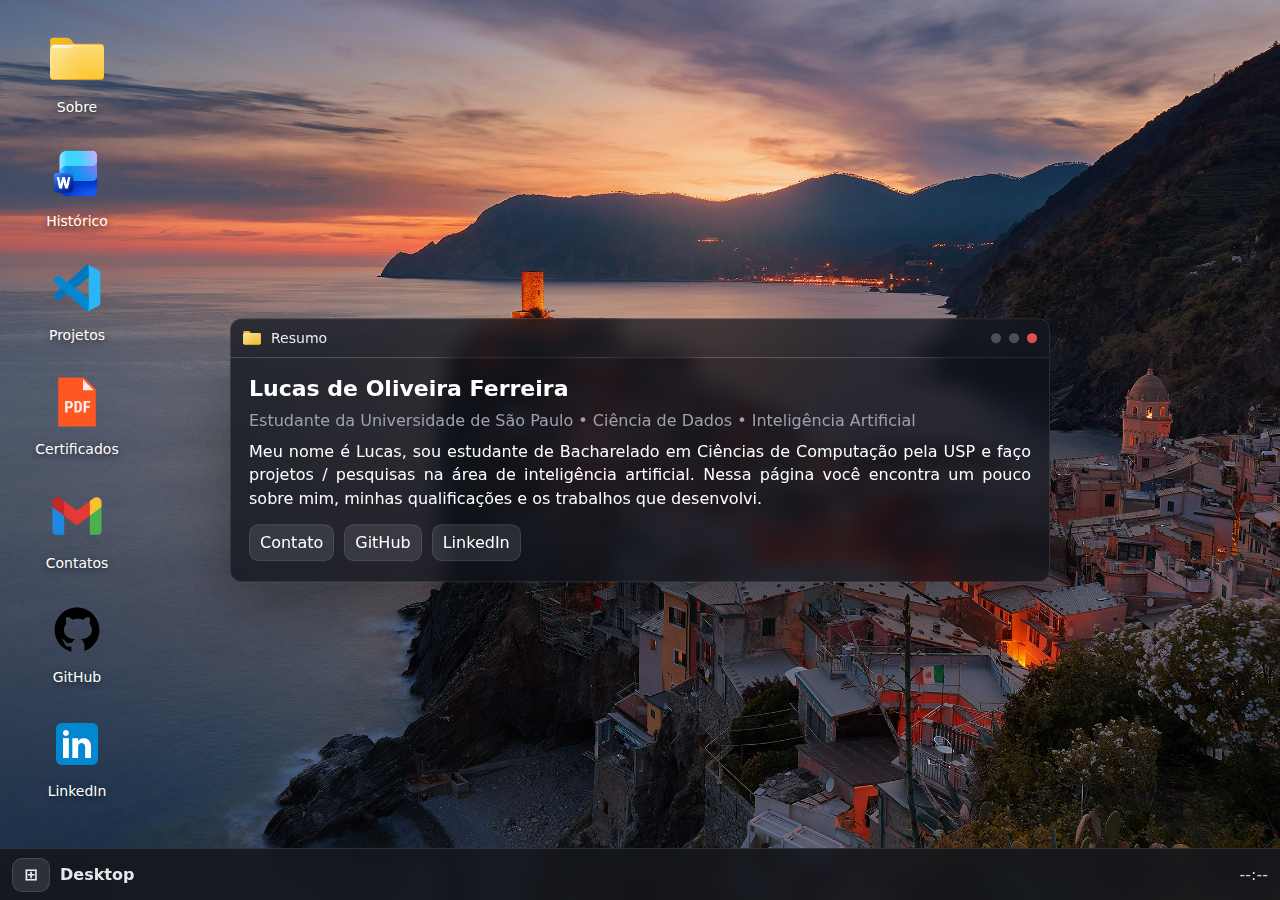
<file: index.html>
<!doctype html>
<html lang="pt-BR">
  <head>
    <meta charset="UTF-8" />
    <meta name="viewport" content="width=device-width, initial-scale=1.0" />

    <title>Lucas Ferreira — Desktop</title>
    <meta
      name="description"
      content="Desktop pessoal com acesso ao histórico, projetos, certificados e contatos."
    />

    <link rel="icon" href="./public/favicon.ico" />
    <link rel="stylesheet" href="./assets/css/core.css" />
    <link rel="stylesheet" href="./assets/css/taskbar.css" />
    <link rel="stylesheet" href="./assets/css/desktop.css" />

    <script defer src="./assets/js/main.js"></script>
  </head>

  <body class="desktop-page">
    <main class="desktop-shell">
      <!-- Área de Ícones -->
      <section class="desktop-icons">
        <a class="desktop-icon" href="./sobre/">
          <img src="./assets/img/icons/folder.svg" alt="Sobre" />
          <span>Sobre</span>
        </a>

        <a class="desktop-icon" href="./historico/">
          <img src="./assets/img/icons/word.png" alt="Histórico" />
          <span>Histórico</span>
        </a>

        <a class="desktop-icon" href="./projetos/">
          <img src="./assets/img/icons/vscode.svg" alt="Projetos" />
          <span>Projetos</span>
        </a>

        <a class="desktop-icon" href="./certificados/">
          <img src="./assets/img/icons/certification.png" alt="Certificados" />
          <span>Certificados</span>
        </a>

        <a class="desktop-icon" href="./contatos/">
          <img src="./assets/img/icons/gmail.svg" alt="Contatos" />
          <span>Contatos</span>
        </a>

        <a
          class="desktop-icon"
          href="https://github.com/Lucas-2306"
          target="_blank"
          rel="noreferrer"
        >
          <img src="./assets/img/icons/github.svg" alt="GitHub" />
          <span>GitHub</span>
        </a>

        <a
          class="desktop-icon"
          href="https://www.linkedin.com/in/lucas-ferreira-6aa303284"
          target="_blank"
          rel="noreferrer"
        >
          <img src="./assets/img/icons/linkedin.svg" alt="LinkedIn" />
          <span>LinkedIn</span>
        </a>
      </section>

      <!-- JANELA ESTÁTICA (SOBRE) -->
      <section class="desktop-window" aria-label="Janela Resumo">
        <header class="desktop-window__titlebar">
          <div class="desktop-window__left">
            <img
              class="desktop-window__icon"
              src="./assets/img/icons/folder.svg"
              alt=""
              aria-hidden="true"
            />
            <span class="desktop-window__title">Resumo</span>
          </div>

          <div class="desktop-window__controls" aria-hidden="true">
            <span class="desktop-window__btn"></span>
            <span class="desktop-window__btn"></span>
            <span class="desktop-window__btn desktop-window__btn--close"></span>
          </div>
        </header>

        <div class="desktop-window__content">
          <h1 class="desktop-window__h1">Lucas de Oliveira Ferreira</h1>
          <p class="desktop-window__p muted">
            Estudante da Universidade de São Paulo • Ciência de Dados • Inteligência Artificial
          </p>

          <p class="desktop-window__p">
            Meu nome é Lucas, sou estudante de Bacharelado em Ciências de Computação
             pela USP e faço projetos / pesquisas na área de inteligência artificial.
            Nessa página você encontra um pouco sobre mim, minhas qualificações e os trabalhos que desenvolvi.
          </p>

          <div class="desktop-window__actions">
            <a class="desktop-window__link" href="./contatos/">Contato</a>
            <a
              class="desktop-window__link"
              href="https://github.com/Lucas-2306"
              target="_blank"
              rel="noreferrer"
            >GitHub</a>
            <a
              class="desktop-window__link"
              href="https://www.linkedin.com/in/lucas-ferreira-6aa303284"
              target="_blank"
              rel="noreferrer"
            >LinkedIn</a>
          </div>
        </div>
      </section>

      <!-- TASKBAR -->
      <footer class="taskbar">
        <div class="taskbar__left">
          <span class="taskbar__start">⊞</span>
          <span class="taskbar__app">Desktop</span>
        </div>
        <div class="taskbar__right">
          <span id="taskbar-clock">--:--</span>
        </div>
      </footer>
    </main>
  </body>
</html>
</file>
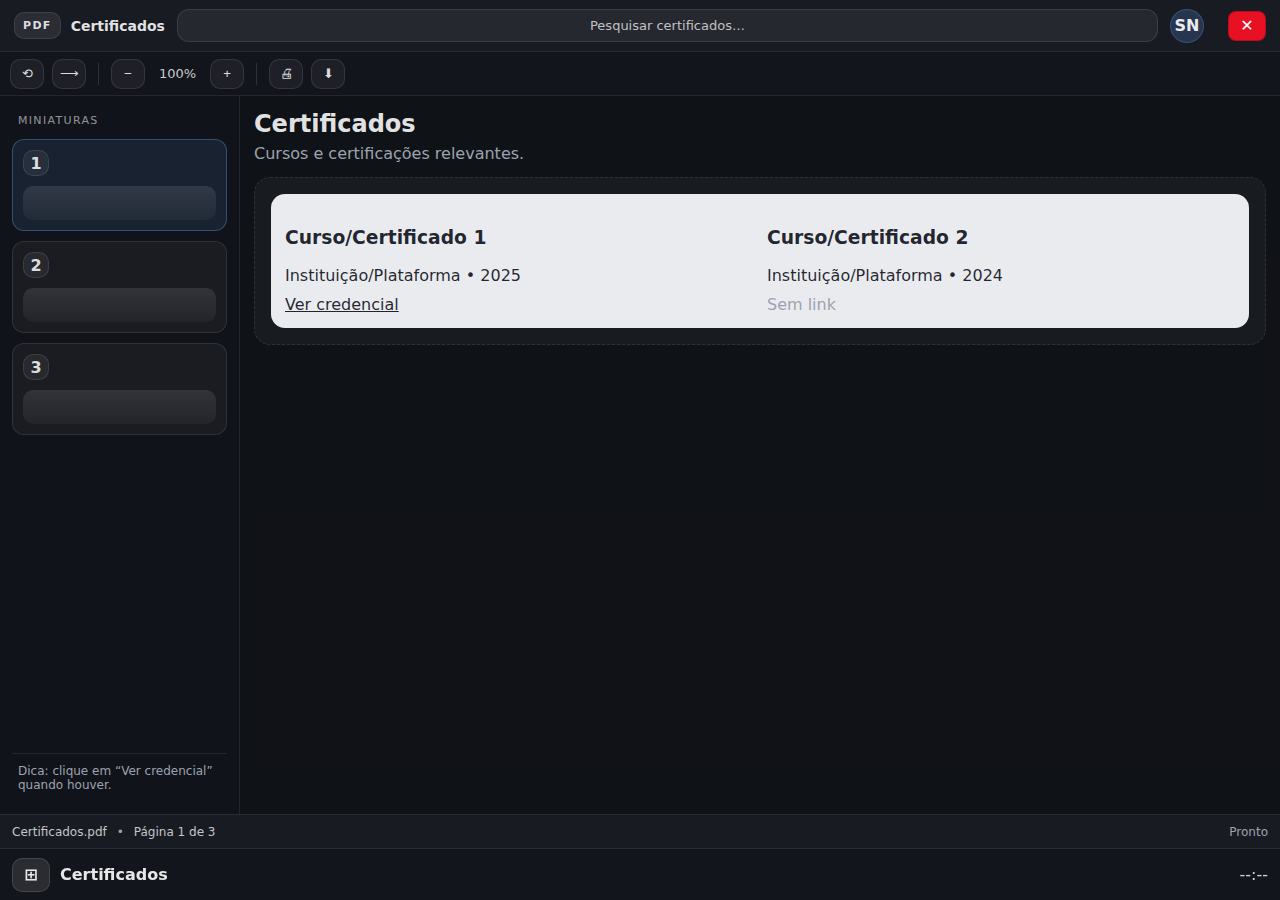
<file: certificados/index.html>
<!doctype html>
<html lang="pt-BR">
  <head>
    <meta charset="UTF-8" />
    <meta name="viewport" content="width=device-width, initial-scale=1.0" />

    <title>Certificados — Seu Nome</title>
    <meta name="description" content="Certificados e cursos de Seu Nome." />

    <link rel="icon" href="../public/favicon.ico" />
    <link rel="stylesheet" href="../assets/css/core.css" />
    <link rel="stylesheet" href="../assets/css/taskbar.css" />
    <link rel="stylesheet" href="../assets/css/page-pdf.css" />

    <script defer src="../assets/js/main.js"></script>
    <script defer src="../assets/js/data.js"></script>
  </head>

  <body class="app-page app-page--pdf">
    <main class="app-shell">
      <section class="pdf-app" aria-label="Visualizador de certificados (PDF)">
        <!-- Topbar -->
        <header class="pdf-app__topbar">
          <div class="pdf-app__brand">
            <span class="pdf-app__badge">PDF</span>
            <span class="pdf-app__title">Certificados</span>
          </div>

          <div class="pdf-app__search">Pesquisar certificados…</div>

          <div class="pdf-app__userwrap">
            <div class="pdf-app__user" aria-hidden="true">SN</div>

            <a
              class="app-close"
              href="../"
              aria-label="Fechar e voltar ao Desktop"
              title="Fechar"
            >
              ✕
            </a>
          </div>
        </header>

        <!-- Toolbar -->
        <div class="pdf-app__toolbar" aria-hidden="true">
          <button class="pdf-app__tool" type="button">⟲</button>
          <button class="pdf-app__tool" type="button">⟶</button>
          <span class="pdf-app__sep"></span>
          <button class="pdf-app__tool" type="button">−</button>
          <span class="pdf-app__zoom">100%</span>
          <button class="pdf-app__tool" type="button">+</button>
          <span class="pdf-app__sep"></span>
          <button class="pdf-app__tool" type="button">🖨</button>
          <button class="pdf-app__tool" type="button">⬇</button>
        </div>

        <!-- Body -->
        <div class="pdf-app__body">
          <!-- Sidebar -->
          <aside class="pdf-app__sidebar" aria-label="Miniaturas">
            <div class="pdf-app__sidebar-title">MINIATURAS</div>

            <div class="pdf-app__thumb is-active">
              <div class="pdf-app__thumb-page">1</div>
              <div class="pdf-app__thumb-lines"></div>
            </div>

            <div class="pdf-app__thumb">
              <div class="pdf-app__thumb-page">2</div>
              <div class="pdf-app__thumb-lines"></div>
            </div>

            <div class="pdf-app__thumb">
              <div class="pdf-app__thumb-page">3</div>
              <div class="pdf-app__thumb-lines"></div>
            </div>

            <div class="pdf-app__sidebar-footer muted">
              Dica: clique em “Ver credencial” quando houver.
            </div>
          </aside>

          <!-- Viewer -->
          <section class="pdf-app__viewer">
            <header class="pdf-app__pageheader">
              <h1>Certificados</h1>
              <p class="muted">Cursos e certificações relevantes.</p>
            </header>

            <!-- "Folha" -->
            <section class="pdf-app__paper">
              <div class="pdf-app__paper-inner">
                <section class="grid" id="certs-grid">
                  <p class="muted">Carregando certificados...</p>
                </section>
              </div>
            </section>
          </section>
        </div>

        <!-- Status bar -->
        <footer class="pdf-app__statusbar" aria-hidden="true">
          <span>Certificados.pdf</span>
          <span class="muted">•</span>
          <span>Página 1 de 3</span>
          <span class="pdf-app__spacer"></span>
          <span class="muted">Pronto</span>
        </footer>
      </section>

      <!-- TASKBAR -->
      <footer class="taskbar">
        <div class="taskbar__left">
          <a class="taskbar__start" href="../" aria-label="Voltar ao Desktop">⊞</a>
          <span class="taskbar__app">Certificados</span>
        </div>
        <div class="taskbar__right">
          <span id="taskbar-clock">--:--</span>
        </div>
      </footer>
    </main>
  </body>
</html>
</file>
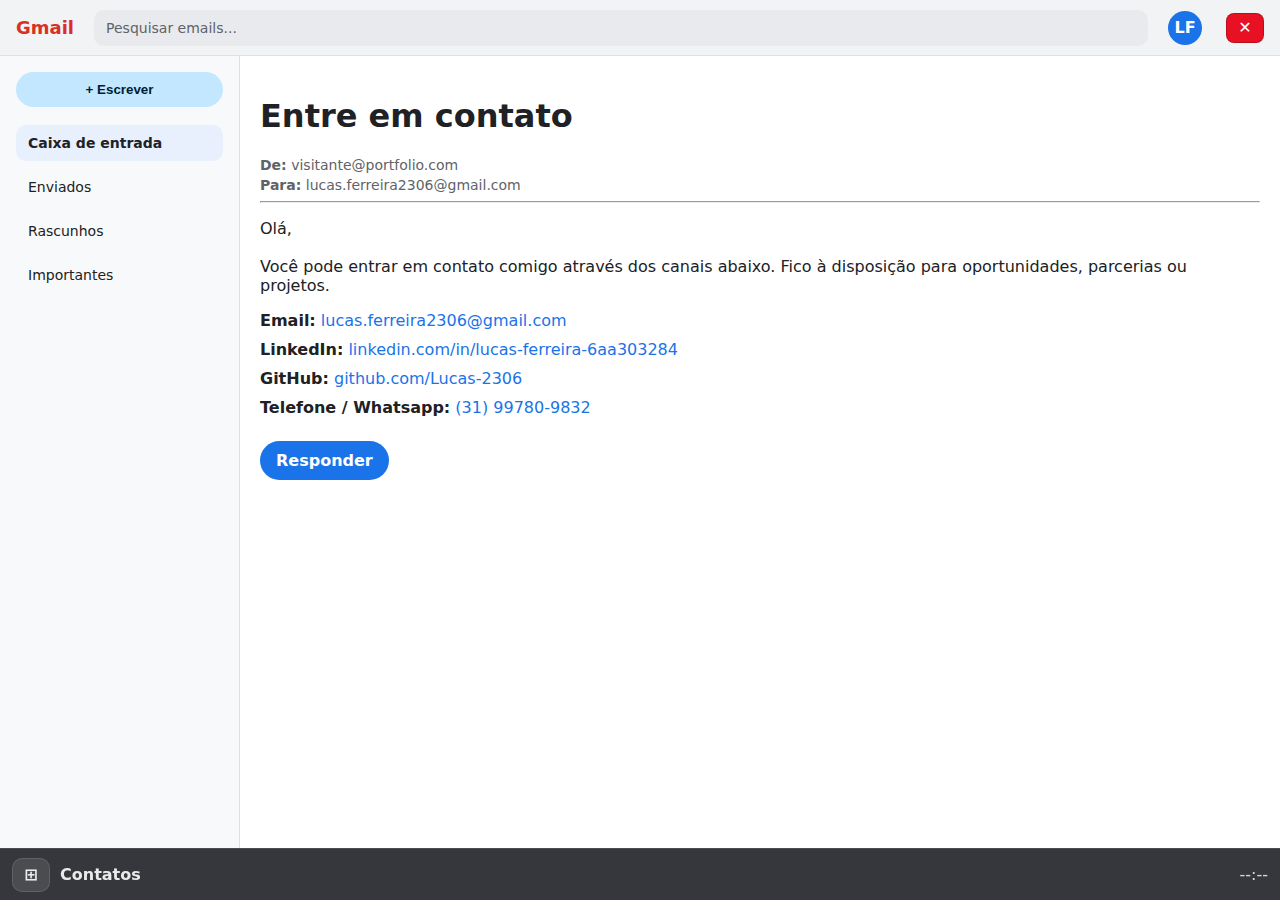
<file: contatos/index.html>
<!doctype html>
<html lang="pt-BR">
  <head>
    <meta charset="UTF-8" />
    <meta name="viewport" content="width=device-width, initial-scale=1.0" />

    <title>Contatos — Seu Nome</title>
    <meta name="description" content="Entre em contato com Seu Nome." />

    <link rel="icon" href="../public/favicon.ico" />
    <link rel="stylesheet" href="../assets/css/core.css" />
    <link rel="stylesheet" href="../assets/css/taskbar.css" />
    <link rel="stylesheet" href="../assets/css/page-gmail.css" />

    <script defer src="../assets/js/main.js"></script>
  </head>

  <body class="app-page app-page--gmail">
    <main class="app-shell">
      <section class="gmail-app" aria-label="Contatos (estilo Gmail)">
        <header class="gmail-app__topbar">
          <div class="gmail-app__logo">Gmail</div>
          <div class="gmail-app__search">Pesquisar emails...</div>
          <div class="gmail-app__profilewrap">
            <div class="gmail-app__profile" aria-hidden="true">LF</div>

            <a
              class="app-close"
              href="../"
              aria-label="Fechar e voltar ao Desktop"
              title="Fechar"
            >
              ✕
            </a>
          </div>
        </header>

        <div class="gmail-app__body">
          <aside class="gmail-app__sidebar">
            <button class="gmail-app__compose" type="button">+ Escrever</button>

            <nav class="gmail-app__menu" aria-label="Menu">
              <div class="gmail-app__menu-item is-active">Caixa de entrada</div>
              <div class="gmail-app__menu-item">Enviados</div>
              <div class="gmail-app__menu-item">Rascunhos</div>
              <div class="gmail-app__menu-item">Importantes</div>
            </nav>
          </aside>

          <section class="gmail-app__main">
            <div class="gmail-app__email-header">
              <h1>Entre em contato</h1>
            </div>

            <div class="gmail-app__email">
              <div class="gmail-app__email-meta">
                <div><strong>De:</strong> visitante@portfolio.com</div>
                <div><strong>Para:</strong> lucas.ferreira2306@gmail.com</div>
              </div>

              <hr />

              <p>
                Olá,<br /><br />
                Você pode entrar em contato comigo através dos canais abaixo.
                Fico à disposição para oportunidades, parcerias ou projetos.
              </p>

              <div class="gmail-app__contacts">
                <div class="gmail-app__contact-item">
                  <strong>Email:</strong>
                  <a href="mailto:lucas.ferreira2306@gmail.com">lucas.ferreira2306@gmail.com</a>
                </div>

                <div class="gmail-app__contact-item">
                  <strong>LinkedIn:</strong>
                  <a href="https://www.linkedin.com/in/lucas-ferreira-6aa303284" target="_blank" rel="noreferrer">
                    linkedin.com/in/lucas-ferreira-6aa303284
                  </a>
                </div>

                <div class="gmail-app__contact-item">
                  <strong>GitHub:</strong>
                  <a href="https://github.com/Lucas-2306" target="_blank" rel="noreferrer">
                    github.com/Lucas-2306
                  </a>
                </div>

                <div class="gmail-app__contact-item">
                  <strong>Telefone / Whatsapp:</strong>
                  <a>
                    (31) 99780-9832
                  </a>
                </div>
              </div>

              <div class="gmail-app__actions">
                <a class="gmail-app__reply-btn"
                   href="mailto:lucas.ferreira2306@gmail.com?subject=Contato%20pelo%20site">
                  Responder
                </a>
              </div>
            </div>
          </section>
        </div>
      </section>

      <footer class="taskbar">
        <div class="taskbar__left">
          <a class="taskbar__start" href="../" aria-label="Voltar ao Desktop">⊞</a>
          <span class="taskbar__app">Contatos</span>
        </div>
        <div class="taskbar__right">
          <span id="taskbar-clock">--:--</span>
        </div>
      </footer>
    </main>
  </body>
</html>
</file>
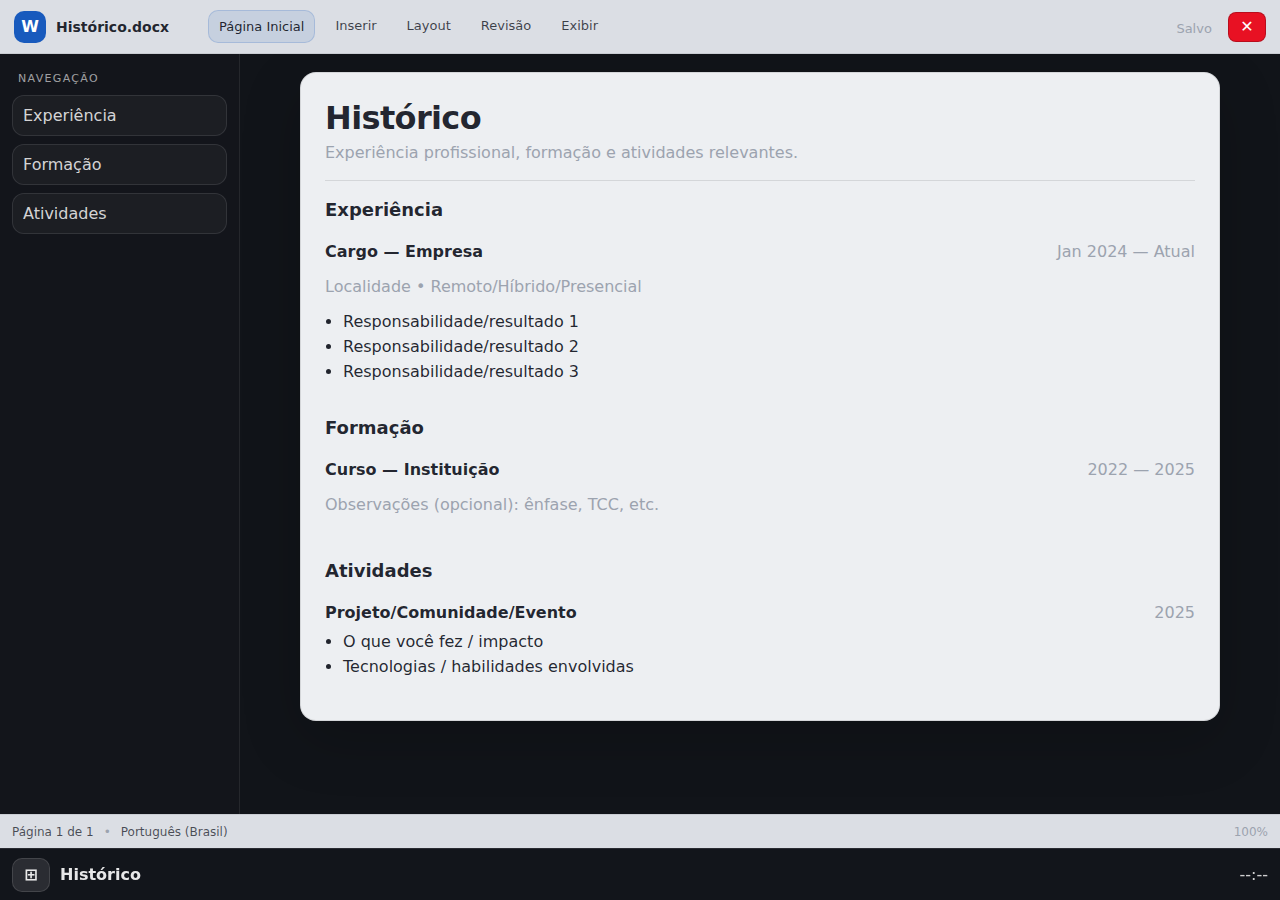
<file: historico/index.html>
<!doctype html>
<html lang="pt-BR">
  <head>
    <meta charset="UTF-8" />
    <meta name="viewport" content="width=device-width, initial-scale=1.0" />

    <title>Histórico — Seu Nome</title>
    <meta name="description" content="Histórico profissional e formação de Seu Nome." />

    <link rel="icon" href="../public/favicon.ico" />
    <link rel="stylesheet" href="../assets/css/core.css" />
    <link rel="stylesheet" href="../assets/css/taskbar.css" />
    <link rel="stylesheet" href="../assets/css/page-word.css" />

    <script defer src="../assets/js/main.js"></script>
  </head>

  <body class="app-page app-page--word">
    <main class="app-shell">
      <section class="word-app" aria-label="Histórico (estilo documento)">
        <!-- “Ribbon” simples -->
        <header class="word-app__topbar">
          <div class="word-app__left">
            <span class="word-app__badge">W</span>
            <span class="word-app__title">Histórico.docx</span>
          </div>

          <nav class="word-app__tabs" aria-label="Abas">
            <span class="word-app__tab is-active">Página Inicial</span>
            <span class="word-app__tab">Inserir</span>
            <span class="word-app__tab">Layout</span>
            <span class="word-app__tab">Revisão</span>
            <span class="word-app__tab">Exibir</span>
          </nav>

          <div class="word-app__right">
            <span class="muted">Salvo</span>

            <a
              class="app-close"
              href="../"
              aria-label="Fechar e voltar ao Desktop"
              title="Fechar"
            >
              ✕
            </a>
          </div>
        </header>

        <!-- Área do documento -->
        <div class="word-app__body">
          <aside class="word-app__sidebar" aria-label="Navegação">
            <div class="word-app__sidebar-title">NAVEGAÇÃO</div>
            <a class="word-app__navitem" href="#experiencia">Experiência</a>
            <a class="word-app__navitem" href="#formacao">Formação</a>
            <a class="word-app__navitem" href="#atividades">Atividades</a>
          </aside>

          <section class="word-app__viewer" aria-label="Documento">
            <div class="word-app__paper">
              <header class="word-doc__header">
                <h1>Histórico</h1>
                <p class="muted">
                  Experiência profissional, formação e atividades relevantes.
                </p>
              </header>

              <hr class="word-doc__sep" />

              <section class="word-doc__section" id="experiencia">
                <h2>Experiência</h2>

                <!-- TODO: Copie e cole este bloco para cada experiência -->
                <article class="word-item">
                  <div class="word-item__top">
                    <h3>Cargo — Empresa</h3>
                    <span class="muted">Jan 2024 — Atual</span>
                  </div>
                  <p class="muted">Localidade • Remoto/Híbrido/Presencial</p>
                  <ul>
                    <li>Responsabilidade/resultado 1</li>
                    <li>Responsabilidade/resultado 2</li>
                    <li>Responsabilidade/resultado 3</li>
                  </ul>
                </article>
              </section>

              <section class="word-doc__section" id="formacao">
                <h2>Formação</h2>

                <!-- TODO: Copie e cole este bloco para cada formação -->
                <article class="word-item">
                  <div class="word-item__top">
                    <h3>Curso — Instituição</h3>
                    <span class="muted">2022 — 2025</span>
                  </div>
                  <p class="muted">Observações (opcional): ênfase, TCC, etc.</p>
                </article>
              </section>

              <section class="word-doc__section" id="atividades">
                <h2>Atividades</h2>

                <article class="word-item">
                  <div class="word-item__top">
                    <h3>Projeto/Comunidade/Evento</h3>
                    <span class="muted">2025</span>
                  </div>
                  <ul>
                    <li>O que você fez / impacto</li>
                    <li>Tecnologias / habilidades envolvidas</li>
                  </ul>
                </article>
              </section>
            </div>
          </section>
        </div>

        <!-- Barra inferior do “Word” (só estética) -->
        <footer class="word-app__statusbar" aria-hidden="true">
          <span>Página 1 de 1</span>
          <span class="muted">•</span>
          <span>Português (Brasil)</span>
          <span class="word-app__spacer"></span>
          <span class="muted">100%</span>
        </footer>
      </section>

      <!-- TASKBAR -->
      <footer class="taskbar">
        <div class="taskbar__left">
          <a class="taskbar__start" href="../" aria-label="Voltar ao Desktop">⊞</a>
          <span class="taskbar__app">Histórico</span>
        </div>
        <div class="taskbar__right">
          <span id="taskbar-clock">--:--</span>
        </div>
      </footer>
    </main>
  </body>
</html>
</file>
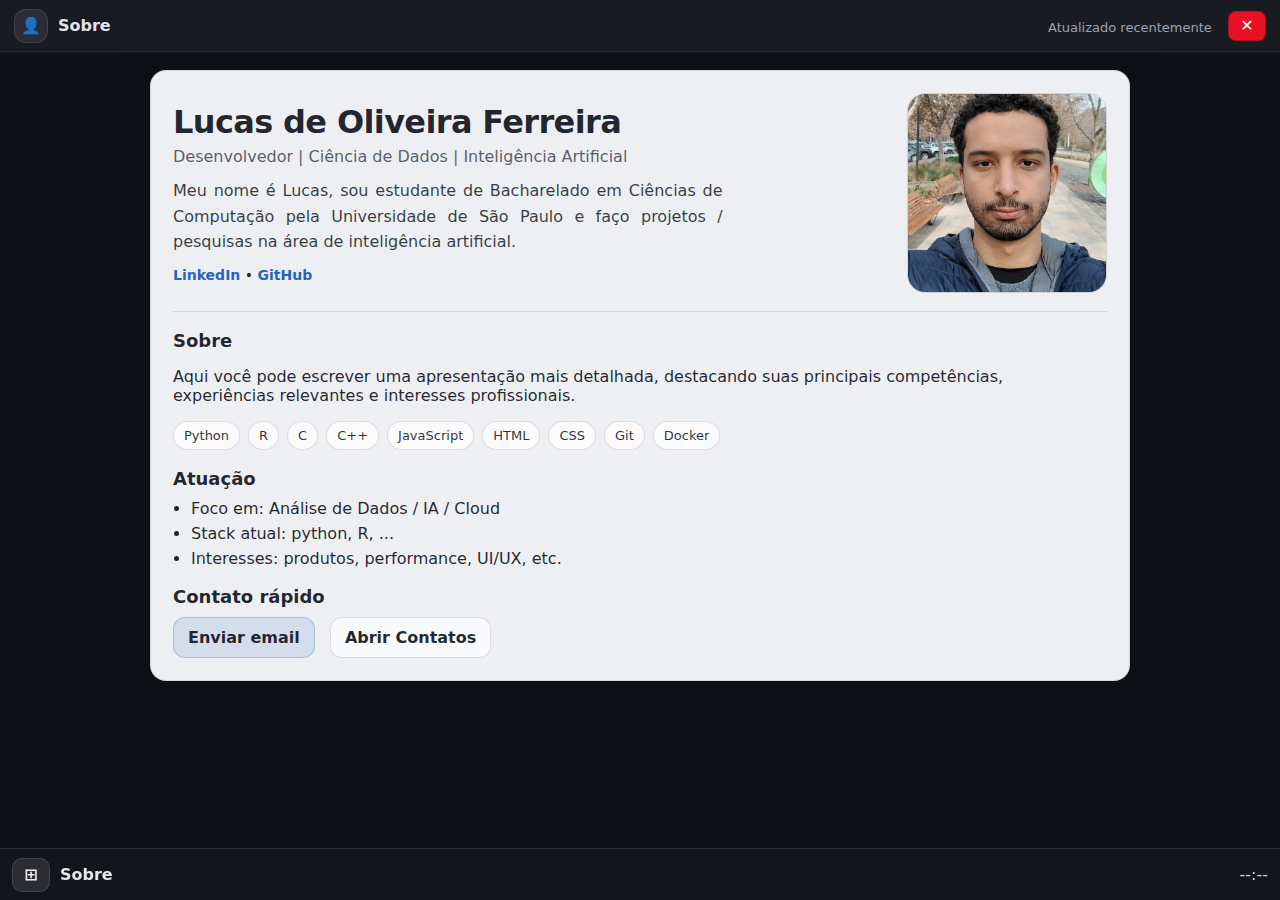
<file: sobre/index.html>
<!doctype html>
<html lang="pt-BR">
  <head>
    <meta charset="UTF-8" />
    <meta name="viewport" content="width=device-width, initial-scale=1.0" />

    <title>Sobre</title>
    <meta name="description" content="Sobre Seu Nome: resumo, habilidades e links." />

    <link rel="icon" href="../public/favicon.ico" />
    <link rel="stylesheet" href="../assets/css/core.css" />
    <link rel="stylesheet" href="../assets/css/taskbar.css" />
    <link rel="stylesheet" href="../assets/css/page-about.css" />

    <script defer src="../assets/js/main.js"></script>
  </head>

  <body class="app-page app-page--about">
    <main class="app-shell">
      <section class="about-app" aria-label="Sobre (estilo documento)">
        <!-- Topbar (tipo “app”) -->
        <header class="about-app__topbar">
          <div class="about-app__left">
            <span class="about-app__badge">👤</span>
            <span class="about-app__title">Sobre</span>
          </div>

          <div class="about-app__right">
            <span class="muted">Atualizado recentemente</span>

            <!-- X para voltar ao Desktop -->
            <a class="app-close" href="../" aria-label="Fechar e voltar ao Desktop" title="Fechar">✕</a>
          </div>
        </header>

        <div class="about-app__body">
          <!-- “Card/Documento” central -->
          <section class="about-app__paper">
            <header class="about-header">
              <div class="about-header__text">
                <!-- TODO: personalize -->
                <h1>Lucas de Oliveira Ferreira</h1>
                <p class="subtitle">Desenvolvedor | Ciência de Dados | Inteligência Artificial</p>

                <p class="lead">
                  Meu nome é Lucas, sou estudante de Bacharelado em Ciências de Computação pela Universidade
                   de São Paulo e faço projetos / pesquisas na área de inteligência artificial.
                </p>

                <div class="about-links">
                  <!-- TODO: troque os links -->
                  <a class="about-link" href="https://www.linkedin.com/in/lucas-ferreira-6aa303284" target="_blank" rel="noreferrer">LinkedIn</a>
                  <span class="dot">•</span>
                  <a class="about-link" href="https://github.com/Lucas-2306" target="_blank" rel="noreferrer">GitHub</a>
                </div>
              </div>

              <div class="about-header__media">
                <!-- TODO: sua foto -->
                <img class="about-avatar" src="../assets/img/avatar.jpg" alt="Foto de perfil de Seu Nome" />
              </div>
            </header>

            <hr class="about-sep" />

            <section class="about-section">
              <h2>Sobre</h2>
              <p>
                Aqui você pode escrever uma apresentação mais detalhada, destacando suas principais competências,
                experiências relevantes e interesses profissionais.
              </p>

              <div class="badges">
                <span class="badge">Python</span>
                <span class="badge">R</span>
                <span class="badge">C</span>
                <span class="badge">C++</span>
                <span class="badge">JavaScript</span>
                <span class="badge">HTML</span>
                <span class="badge">CSS</span>
                <span class="badge">Git</span>
                <span class="badge">Docker</span>
              </div>
            </section>

            <section class="about-section">
              <h2>Atuação</h2>
              <ul class="about-list">
                <li>Foco em: Análise de Dados / IA / Cloud</li>
                <li>Stack atual: python, R, ...</li>
                <li>Interesses: produtos, performance, UI/UX, etc.</li>
              </ul>
            </section>

            <section class="about-section">
              <h2>Contato rápido</h2>
              <!-- TODO: troque o email -->
              <a class="btn" href="mailto:lucas.ferreira2306@gmail.com?subject=Contato%20pelo%20site">Enviar email</a>
              <a class="btn btn--secondary" href="../contatos/">Abrir Contatos</a>
            </section>
          </section>
        </div>
      </section>

      <!-- TASKBAR -->
      <footer class="taskbar">
        <div class="taskbar__left">
          <a class="taskbar__start" href="../" aria-label="Voltar ao Desktop">⊞</a>
          <span class="taskbar__app">Sobre</span>
        </div>
        <div class="taskbar__right">
          <span id="taskbar-clock">--:--</span>
        </div>
      </footer>
    </main>
  </body>
</html>
</file>
<file: assets/css/core.css>
:root {
  --bg: #0b0f17;
  --text: #e5e7eb;
  --muted: #9ca3af;
}

* { box-sizing: border-box; }
html, body { height: 100%; }
body {
  margin: 0;
  font-family: system-ui, -apple-system, Segoe UI, Roboto, Ubuntu, Cantarell, Arial;
  color: var(--text);
  background: var(--bg);
}

a { color: inherit; }
.muted { color: var(--muted); }

.app-shell {
  min-height: 100vh;
  padding-bottom: 52px; /* espaço da taskbar */
}

/* ===========================
   BOTÃO GLOBAL DE FECHAR APP
   =========================== */

.app-close{
  display: inline-flex;
  align-items: center;
  justify-content: center;

  width: 38px;
  height: 30px;

  margin-left: 12px;

  text-decoration: none;
  font-size: 16px;
  font-weight: 500;

  border-radius: 8px;

  color: white;
  background: #e81123; /* vermelho estilo Windows */
  border: 1px solid rgba(0,0,0,0.2);

  transition: background .15s ease, transform .05s ease;
}

.app-close:hover{
  background: #f1707a;
}

.app-close:active{
  transform: translateY(1px);
}
</file>
<file: assets/css/taskbar.css>
.taskbar {
  position: fixed;
  left: 0;
  right: 0;
  bottom: 0;
  height: 52px;
  display: flex;
  align-items: center;
  justify-content: space-between;
  padding: 0 12px;

  background: rgba(20, 22, 28, 0.86);
  backdrop-filter: blur(10px);
  border-top: 1px solid rgba(255, 255, 255, 0.10);
  z-index: 50;
}

.taskbar__left {
  display: flex;
  align-items: center;
  gap: 10px;
}

.taskbar__start {
  width: 38px;
  height: 34px;
  display: grid;
  place-items: center;
  border-radius: 10px;
  text-decoration: none;

  background: rgba(255, 255, 255, 0.10);
  border: 1px solid rgba(255, 255, 255, 0.12);
  color: rgba(255, 255, 255, 0.90);
  font-weight: 800;
}

.taskbar__app {
  color: rgba(255, 255, 255, 0.90);
  font-weight: 650;
}

.taskbar__right {
  color: rgba(255, 255, 255, 0.80);
  font-variant-numeric: tabular-nums;
}
</file>
<file: assets/css/desktop.css>
/* Desktop Home */

.desktop-page {
  background: url("../img/wallpaper.jpg") center/cover no-repeat fixed;
  color: white;
}

.desktop-shell {
  min-height: 100vh;
  padding-bottom: 52px; /* espaço da taskbar */
  display: flex;
}

.desktop-icons {
  display: flex;
  flex-direction: column;
  flex-wrap: wrap;

  /* Altura da tela menos taskbar */
  height: calc(100vh - 52px);

  gap: 24px;
  padding: 32px;

  /* IMPORTANTE: remover overflow hidden */
  align-content: flex-start;
}

.desktop-icon {
  width: 90px;
  text-align: center;
  text-decoration: none;
  color: white;
  font-size: 14px;
  min-height: 90px;
}

.desktop-icon img {
  width: 56px;
  height: 56px;
  object-fit: contain;
  margin-bottom: 8px;
}

.desktop-icon span {
  display: block;
  text-shadow: 0 2px 6px rgba(0,0,0,0.6);
}

.desktop-icon:hover {
  transform: translateY(-2px);
}

.desktop-icon:hover img {
  filter: brightness(1.1);
}

.desktop-window {
  position: absolute;
  top: 50%;
  left: 50%;
  transform: translate(-50%, -50%);
  width: min(820px, calc(100% - 40px));
  z-index: 2;

  display: flex;
  flex-direction: column;
}

.desktop-window__titlebar {
  display: flex;
  align-items: center;
  justify-content: space-between;

  padding: 10px 12px;
  border-radius: 12px 12px 0 0;

  background: rgba(20, 24, 33, 0.75);
  backdrop-filter: blur(10px);
  border: 1px solid rgba(255,255,255,0.10);
  border-bottom: none;
}

.desktop-window__left {
  display: flex;
  align-items: center;
  gap: 10px;
}

.desktop-window__icon {
  width: 18px;
  height: 18px;
  object-fit: contain;
}

.desktop-window__title {
  font-size: 14px;
  opacity: 0.95;
}

.desktop-window__controls {
  display: flex;
  gap: 8px;
}

.desktop-window__btn {
  width: 10px;
  height: 10px;
  border-radius: 999px;
  background: rgba(255,255,255,0.25);
}

.desktop-window__btn--close {
  background: rgba(255, 90, 90, 0.9);
}

.desktop-window__content {
  width: min(820px, 100%);
  padding: 18px 18px 20px;

  background: rgba(15, 18, 26, 0.75);
  backdrop-filter: blur(10px);
  border: 1px solid rgba(255,255,255,0.10);
  border-radius: 0 0 12px 12px;

  box-shadow: 0 18px 60px rgba(0,0,0,0.35);
}

.desktop-window__h1 {
  margin: 0 0 6px;
  font-size: 22px;
}

.desktop-window__p {
  margin: 8px 0;
  line-height: 1.45;
  text-align: justify;
}

.desktop-window__actions {
  margin-top: 14px;
  display: flex;
  gap: 10px;
  flex-wrap: wrap;
}

.desktop-window__link {
  text-decoration: none;
  padding: 8px 10px;
  border-radius: 10px;
  background: rgba(255,255,255,0.10);
  border: 1px solid rgba(255,255,255,0.10);
}
</file>
<file: assets/css/page-pdf.css>
/* Página de Certificados: PDF Viewer full-screen */

.app-page--pdf {
  background: #0b0f17;
  color: rgba(255, 255, 255, 0.92);
}

/* Layout do app */
.pdf-app {
  height: calc(100vh - 52px); /* espaço da taskbar */
  display: flex;
  flex-direction: column;
}

/* Topbar */
.pdf-app__topbar {
  height: 52px;
  display: flex;
  align-items: center;
  justify-content: space-between;
  gap: 12px;
  padding: 0 14px;

  background: rgba(26, 28, 36, 0.95);
  border-bottom: 1px solid rgba(255, 255, 255, 0.08);
}

.pdf-app__brand {
  display: flex;
  align-items: center;
  gap: 10px;
}

.pdf-app__badge {
  font-size: 11px;
  font-weight: 800;
  letter-spacing: 0.12em;
  padding: 6px 8px;
  border-radius: 10px;

  background: rgba(255, 255, 255, 0.08);
  border: 1px solid rgba(255, 255, 255, 0.10);
  color: rgba(255, 255, 255, 0.85);
}

.pdf-app__title {
  font-size: 14px;
  font-weight: 750;
  color: rgba(255, 255, 255, 0.88);
}

.pdf-app__search {
  flex: 1 1 auto;
  text-align: center;
  background: rgba(255, 255, 255, 0.06);
  border: 1px solid rgba(255, 255, 255, 0.10);
  border-radius: 12px;
  padding: 8px 10px;
  font-size: 13px;
  color: rgba(255, 255, 255, 0.72);
}


.pdf-app__userwrap{
  display: flex;
  align-items: center;
  gap: 12px;
  flex: 0 0 auto;
}

.pdf-app__user {
  width: 34px;
  height: 34px;
  border-radius: 999px;
  display: grid;
  place-items: center;

  background: rgba(96, 165, 250, 0.20);
  border: 1px solid rgba(96, 165, 250, 0.25);
  color: rgba(255, 255, 255, 0.92);
  font-weight: 750;
}

/* Toolbar */
.pdf-app__toolbar {
  height: 44px;
  display: flex;
  align-items: center;
  gap: 8px;
  padding: 0 10px;

  background: rgba(20, 22, 28, 0.95);
  border-bottom: 1px solid rgba(255, 255, 255, 0.08);
}

.pdf-app__tool {
  width: 34px;
  height: 30px;
  border-radius: 10px;

  border: 1px solid rgba(255, 255, 255, 0.10);
  background: rgba(255, 255, 255, 0.05);
  color: rgba(255, 255, 255, 0.86);
}

.pdf-app__zoom {
  font-variant-numeric: tabular-nums;
  color: rgba(255, 255, 255, 0.78);
  font-size: 13px;
  padding: 0 6px;
}

.pdf-app__sep {
  width: 1px;
  height: 22px;
  background: rgba(255, 255, 255, 0.12);
  margin: 0 4px;
}

/* Body */
.pdf-app__body {
  flex: 1;
  display: grid;
  grid-template-columns: 240px 1fr;
  min-height: 0;
}

/* Sidebar */
.pdf-app__sidebar {
  background: rgba(18, 20, 26, 0.95);
  border-right: 1px solid rgba(255, 255, 255, 0.08);
  padding: 12px;
  display: flex;
  flex-direction: column;
  gap: 10px;
}

.pdf-app__sidebar-title {
  font-size: 11px;
  letter-spacing: 0.12em;
  color: rgba(255, 255, 255, 0.55);
  padding: 6px 6px 2px;
}

.pdf-app__thumb {
  border-radius: 12px;
  border: 1px solid rgba(255, 255, 255, 0.10);
  background: rgba(255, 255, 255, 0.04);
  padding: 10px;
  display: grid;
  gap: 10px;
}

.pdf-app__thumb.is-active {
  border-color: rgba(96, 165, 250, 0.35);
  background: rgba(96, 165, 250, 0.10);
}

.pdf-app__thumb-page {
  width: 26px;
  height: 26px;
  border-radius: 10px;
  display: grid;
  place-items: center;
  font-weight: 850;
  color: rgba(255, 255, 255, 0.85);
  background: rgba(255, 255, 255, 0.06);
  border: 1px solid rgba(255, 255, 255, 0.10);
}

.pdf-app__thumb-lines {
  height: 34px;
  border-radius: 10px;
  background: linear-gradient(
    to bottom,
    rgba(255, 255, 255, 0.16),
    rgba(255, 255, 255, 0.06)
  );
  opacity: 0.65;
}

.pdf-app__sidebar-footer {
  margin-top: auto;
  font-size: 12px;
  padding: 10px 6px;
  border-top: 1px solid rgba(255, 255, 255, 0.08);
}

/* Viewer */
.pdf-app__viewer {
  padding: 14px;
  background: rgba(16, 18, 24, 0.92);
  overflow: auto;
}

.pdf-app__pageheader h1 {
  margin: 0 0 6px;
  font-size: 24px;
  color: rgba(255, 255, 255, 0.90);
}

.pdf-app__pageheader p {
  margin: 0 0 14px;
}

/* Paper */
.pdf-app__paper {
  background: rgba(255, 255, 255, 0.04);
  border: 1px dashed rgba(255, 255, 255, 0.10);
  border-radius: 16px;
  padding: 16px;
}

.pdf-app__paper-inner {
  background: rgba(245, 247, 250, 0.95);
  border-radius: 14px;
  padding: 14px;
  color: rgba(15, 18, 28, 0.92);
}

/* Reaproveita grid/cards do core */
.grid {
  display: grid;
  grid-template-columns: repeat(2, minmax(0, 1fr));
  gap: 14px;
}

@media (max-width: 900px) {
  .pdf-app__body { grid-template-columns: 1fr; }
  .pdf-app__sidebar { display: none; }
  .grid { grid-template-columns: 1fr; }
}

/* Status bar */
.pdf-app__statusbar {
  height: 34px;
  display: flex;
  align-items: center;
  gap: 10px;
  padding: 0 12px;

  background: rgba(26, 28, 36, 0.95);
  border-top: 1px solid rgba(255, 255, 255, 0.08);

  color: rgba(255, 255, 255, 0.75);
  font-size: 12px;
}

.pdf-app__spacer { margin-left: auto; }
</file>
<file: assets/css/page-gmail.css>
/* Página de Contatos: Gmail full-screen */
.app-page--gmail {
  background: #ffffff; /* tira o “escuro” */
  color: #202124;
}

.gmail-app {
  height: calc(100vh - 52px); /* menos taskbar */
  display: flex;
  flex-direction: column;
}

.gmail-app__topbar {
  height: 56px;
  background: #f1f3f4;
  display: flex;
  align-items: center;
  justify-content: space-between;
  padding: 0 16px;
  border-bottom: 1px solid #e0e0e0;
}

.gmail-app__logo {
  font-weight: 800;
  color: #d93025;
  font-size: 18px;
}

.gmail-app__search {
  flex: 1;
  margin: 0 20px;
  background: #e8eaed;
  padding: 10px 12px;
  border-radius: 10px;
  color: #5f6368;
  font-size: 14px;
}

.gmail-app__profilewrap{
  display: flex;
  align-items: center;
  gap: 12px;
}

.gmail-app__profile {
  background: #1a73e8;
  color: white;
  width: 34px;
  height: 34px;
  border-radius: 999px;
  display: grid;
  place-items: center;
  font-weight: 700;
}

.gmail-app__body {
  flex: 1;
  display: grid;
  grid-template-columns: 240px 1fr;
  min-height: 0;
}

.gmail-app__sidebar {
  background: #f8f9fa;
  padding: 16px;
  border-right: 1px solid #e0e0e0;
}

.gmail-app__compose {
  width: 100%;
  padding: 10px 12px;
  border-radius: 24px;
  border: none;
  background: #c2e7ff;
  color: #001d35;
  font-weight: 700;
  cursor: pointer;
  margin-bottom: 18px;
}

.gmail-app__menu {
  display: grid;
  gap: 8px;
}

.gmail-app__menu-item {
  padding: 10px 12px;
  border-radius: 10px;
  font-size: 14px;
}

.gmail-app__menu-item.is-active {
  background: #e8f0fe;
  font-weight: 700;
}

.gmail-app__main {
  padding: 20px;
  overflow: auto;
}

.gmail-app__email-header {
  display: flex;
  justify-content: space-between;
  align-items: baseline;
}

.gmail-app__email-meta {
  font-size: 14px;
  color: #5f6368;
  display: grid;
  gap: 4px;
}

.gmail-app__contacts {
  margin-top: 16px;
  display: grid;
  gap: 10px;
}

.gmail-app__contacts a {
  color: #1a73e8;
  text-decoration: none;
}

.gmail-app__contacts a:hover {
  text-decoration: underline;
}

.gmail-app__actions {
  margin-top: 24px;
}

.gmail-app__reply-btn {
  display: inline-block;
  background: #1a73e8;
  color: white;
  padding: 10px 16px;
  border-radius: 20px;
  text-decoration: none;
  font-weight: 700;
}

.gmail-app__reply-btn:hover { opacity: 0.92; }

@media (max-width: 900px) {
  .gmail-app__body { grid-template-columns: 1fr; }
  .gmail-app__sidebar { display: none; }
  .gmail-app__search { display: none; }
}
</file>
<file: assets/css/page-word.css>
/* Página Histórico: estilo Word full-screen */

.app-page--word {
  background: #0b0f17;
  color: rgba(255, 255, 255, 0.92);
}

.word-app {
  height: calc(100vh - 52px); /* taskbar */
  display: flex;
  flex-direction: column;
  background: rgba(240, 242, 246, 0.10);
}

/* Topbar (ribbon simples) */
.word-app__topbar {
  height: 54px;
  display: flex;
  align-items: center;
  gap: 14px;
  padding: 0 14px;

  background: rgba(235, 238, 244, 0.92);
  color: rgba(15, 18, 28, 0.92);
  border-bottom: 1px solid rgba(0, 0, 0, 0.08);
}

.word-app__left {
  display: flex;
  align-items: center;
  gap: 10px;
  min-width: 180px;
}

.word-app__badge {
  width: 32px;
  height: 32px;
  border-radius: 10px;
  display: grid;
  place-items: center;
  font-weight: 900;
  color: white;
  background: #185abd; /* azul “word” */
}

.word-app__title {
  font-weight: 800;
  font-size: 14px;
}

.word-app__tabs {
  display: flex;
  gap: 10px;
  flex: 1;
  overflow: hidden;
  white-space: nowrap;
}

.word-app__tab {
  font-size: 13px;
  padding: 8px 10px;
  border-radius: 10px;
  color: rgba(15, 18, 28, 0.78);
}

.word-app__tab.is-active {
  background: rgba(24, 90, 189, 0.10);
  border: 1px solid rgba(24, 90, 189, 0.18);
  color: rgba(15, 18, 28, 0.92);
}

.word-app__right {
  min-width: 80px;
  text-align: right;
  font-size: 13px;
  color: rgba(15, 18, 28, 0.70);
}

/* Body */
.word-app__body {
  flex: 1;
  display: grid;
  grid-template-columns: 240px 1fr;
  min-height: 0;
}

/* Sidebar */
.word-app__sidebar {
  background: rgba(18, 20, 26, 0.92);
  border-right: 1px solid rgba(255, 255, 255, 0.08);
  padding: 12px;
  display: flex;
  flex-direction: column;
  gap: 8px;
}

.word-app__sidebar-title {
  font-size: 11px;
  letter-spacing: 0.12em;
  color: rgba(255, 255, 255, 0.60);
  padding: 6px 6px 2px;
}

.word-app__navitem {
  display: block;
  padding: 10px 10px;
  border-radius: 12px;
  text-decoration: none;
  color: rgba(255, 255, 255, 0.82);
  border: 1px solid rgba(255, 255, 255, 0.10);
  background: rgba(255, 255, 255, 0.04);
}

.word-app__navitem:hover {
  background: rgba(255, 255, 255, 0.06);
}

/* Viewer */
.word-app__viewer {
  padding: 18px;
  overflow: auto;
  background: rgba(16, 18, 24, 0.92);
}

/* “Folha” */
.word-app__paper {
  width: min(920px, 100%);
  margin: 0 auto;
  background: rgba(245, 247, 250, 0.97);
  color: rgba(15, 18, 28, 0.92);
  border-radius: 16px;
  border: 1px solid rgba(0, 0, 0, 0.10);
  box-shadow: 0 18px 60px rgba(0, 0, 0, 0.18);
  padding: 26px 24px;
}

.word-doc__header h1 {
  margin: 0 0 6px;
  font-size: 32px;
  letter-spacing: -0.02em;
}

.word-doc__header p {
  margin: 0;
}

.word-doc__sep {
  border: 0;
  border-top: 1px solid rgba(0, 0, 0, 0.10);
  margin: 18px 0;
}

.word-doc__section {
  margin-top: 18px;
}

.word-doc__section h2 {
  margin: 0 0 10px;
  font-size: 18px;
}

/* Itens */
.word-item {
  padding: 12px 0;
}

.word-item + .word-item {
  border-top: 1px solid rgba(0, 0, 0, 0.10);
}

.word-item__top {
  display: flex;
  justify-content: space-between;
  align-items: baseline;
  gap: 12px;
  flex-wrap: wrap;
}

.word-item h3 {
  margin: 0;
  font-size: 16px;
}

.word-item ul {
  margin: 10px 0 0;
  padding-left: 18px;
}

.word-item li {
  margin: 6px 0;
}

/* Statusbar */
.word-app__statusbar {
  height: 34px;
  display: flex;
  align-items: center;
  gap: 10px;
  padding: 0 12px;

  background: rgba(235, 238, 244, 0.92);
  color: rgba(15, 18, 28, 0.72);
  border-top: 1px solid rgba(0, 0, 0, 0.08);
  font-size: 12px;
}

.word-app__spacer {
  margin-left: auto;
}

/* Responsivo */
@media (max-width: 900px) {
  .word-app__body { grid-template-columns: 1fr; }
  .word-app__sidebar { display: none; }
  .word-app__paper { padding: 18px 16px; }
}
</file>
<file: assets/css/page-about.css>
/* Página Sobre: layout clean (tipo documento/app) */

.app-page--about {
  background: #0b0f17;
  color: rgba(255, 255, 255, 0.92);
}

.about-app {
  height: calc(100vh - 52px); /* taskbar */
  display: flex;
  flex-direction: column;
  background: rgba(16, 18, 24, 0.96);
}

/* Topbar */
.about-app__topbar {
  height: 52px;
  display: flex;
  align-items: center;
  justify-content: space-between;
  gap: 12px;
  padding: 0 14px;

  background: rgba(26, 28, 36, 0.95);
  border-bottom: 1px solid rgba(255, 255, 255, 0.08);
}

.about-app__left {
  display: flex;
  align-items: center;
  gap: 10px;
}

.about-app__badge {
  width: 34px;
  height: 34px;
  border-radius: 12px;
  display: grid;
  place-items: center;

  background: rgba(255, 255, 255, 0.08);
  border: 1px solid rgba(255, 255, 255, 0.10);
}

.about-app__title {
  font-weight: 800;
  color: rgba(255, 255, 255, 0.90);
}

.about-app__right {
  color: rgba(255, 255, 255, 0.65);
  font-size: 13px;
}

/* Body */
.about-app__body {
  flex: 1;
  overflow: auto;
  padding: 18px;
}

.about-app__paper {
  width: min(980px, 100%);
  margin: 0 auto;
  background: rgba(245, 247, 250, 0.97);
  color: rgba(15, 18, 28, 0.92);
  border-radius: 16px;
  border: 1px solid rgba(0, 0, 0, 0.10);
  box-shadow: 0 18px 60px rgba(0, 0, 0, 0.18);
  padding: 22px;
}

/* Header inside paper */
.about-header {
  display: grid;
  grid-template-columns: 1.2fr 0.8fr;
  gap: 18px;
  align-items: center;
}

.about-header__text h1 {
  margin: 0 0 6px;
  font-size: 32px;
  letter-spacing: -0.02em;
}

.subtitle {
  margin: 0 0 12px;
  color: rgba(40, 45, 60, 0.75);
}

.lead {
  margin: 0 0 12px;
  line-height: 1.6;
  color: rgba(20, 25, 38, 0.85);
  text-align: justify;
}

.about-links {
  margin-top: 6px;
  font-size: 14px;
}

.about-link {
  color: rgba(24, 90, 189, 0.95);
  text-decoration: none;
  font-weight: 700;
}

.about-link:hover {
  text-decoration: underline;
}

.about-header__media {
  display: flex;
  justify-content: flex-end;
}

.about-avatar {
  width: 200px;
  height: 200px;
  border-radius: 18px;
  object-fit: cover;
  border: 1px solid rgba(0, 0, 0, 0.12);
}

/* Sections */
.about-sep {
  border: 0;
  border-top: 1px solid rgba(0, 0, 0, 0.10);
  margin: 18px 0;
}

.about-section + .about-section {
  margin-top: 18px;
}

.about-section h2 {
  margin: 0 0 10px;
  font-size: 18px;
}

.about-list {
  margin: 10px 0 0;
  padding-left: 18px;
}

.about-list li {
  margin: 6px 0;
}

/* Statusbar */
.about-app__statusbar {
  height: 34px;
  display: flex;
  align-items: center;
  gap: 10px;
  padding: 0 12px;

  background: rgba(26, 28, 36, 0.95);
  border-top: 1px solid rgba(255, 255, 255, 0.08);

  color: rgba(255, 255, 255, 0.75);
  font-size: 12px;
}

.about-app__spacer {
  margin-left: auto;
}

/* Ajustes de badges/botões (assumindo core.css básico) */
.badges {
  display: flex;
  gap: 8px;
  flex-wrap: wrap;
  margin-top: 10px;
}

.badge {
  border: 1px solid rgba(0, 0, 0, 0.12);
  background: rgba(255, 255, 255, 0.75);
  color: rgba(15, 18, 28, 0.88);
  padding: 6px 10px;
  border-radius: 999px;
  font-size: 13px;
}

.btn {
  display: inline-block;
  padding: 10px 14px;
  border-radius: 12px;
  border: 1px solid rgba(24, 90, 189, 0.25);
  background: rgba(24, 90, 189, 0.12);
  color: rgba(15, 18, 28, 0.92);
  font-weight: 700;
  text-decoration: none;
  margin-right: 10px;
}

.btn--secondary {
  border: 1px solid rgba(0, 0, 0, 0.12);
  background: rgba(255, 255, 255, 0.65);
}

/* Responsivo */
@media (max-width: 900px) {
  .about-header {
    grid-template-columns: 1fr;
  }
  .about-header__media {
    justify-content: flex-start;
  }
  .about-avatar {
    width: 160px;
    height: 160px;
  }
  .about-app__body {
    padding: 12px;
  }
  .about-app__paper {
    padding: 16px;
  }
}
</file>
